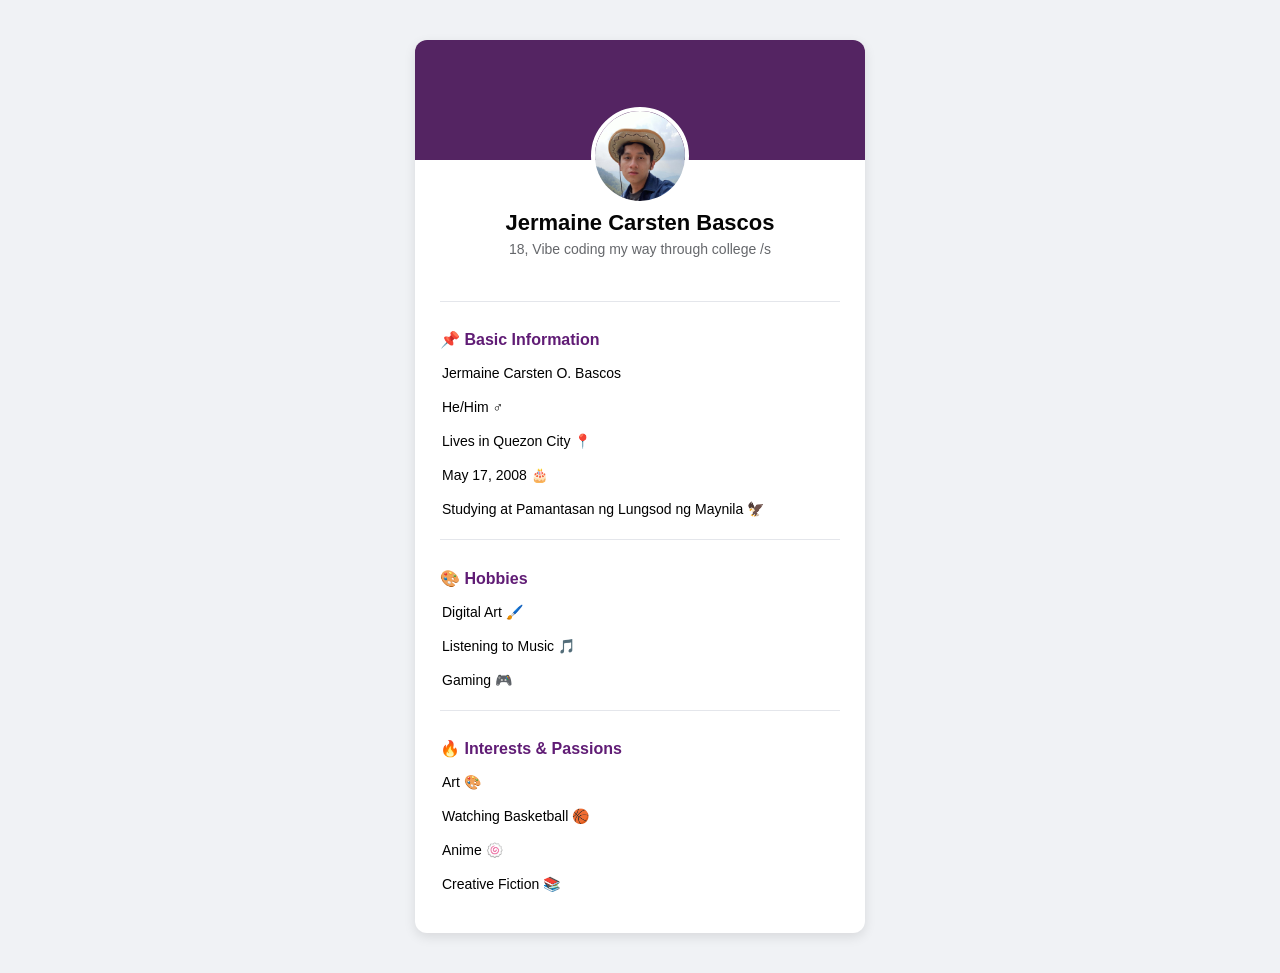
<file: Bascos/index.html>
<!DOCTYPE html>
<html lang="en">
<head>
 <meta charset="UTF-8">
 <title>My Facebook Profile</title>
 <link rel="stylesheet" href="style.css">
</head>

<body>
 <div class="profile-card">

 <div class="banner">
 <img src="[data-uri]" alt="Profile Picture" class="avatar">
 </div>

 <div class="profile-header">
 <h1>Jermaine Carsten Bascos</h1>
 <p class="bio"> 18, Vibe coding my way through college /s </p>
 </div>
 <!-- Details Section -->
 <div class="profile-content">

 <section class="section">
 <h2>📌 Basic Information</h2>
 <p> Jermaine Carsten O. Bascos</p>
 <p> He/Him ♂️</p>
 <p> Lives in Quezon City 📍</p>
 <p> May 17, 2008 🎂</p>
 <p> Studying at Pamantasan ng Lungsod ng Maynila 🦅</p>
 </section>

 <section class="section">
 <h2>🎨 Hobbies</h2>
 <p> Digital Art 🖌️ </p>
 <p> Listening to Music 🎵</p>
 <p> Gaming 🎮</p>
 </section>

 <section class="section">
 <h2>🔥 Interests & Passions</h2>
 <p> Art 🎨</p>
 <p> Watching Basketball 🏀 </p>   
 <p> Anime 🍥</p>
 <p> Creative Fiction 📚</p>
 </section>
 </div>
 </div>
</body>

</html>
</file>
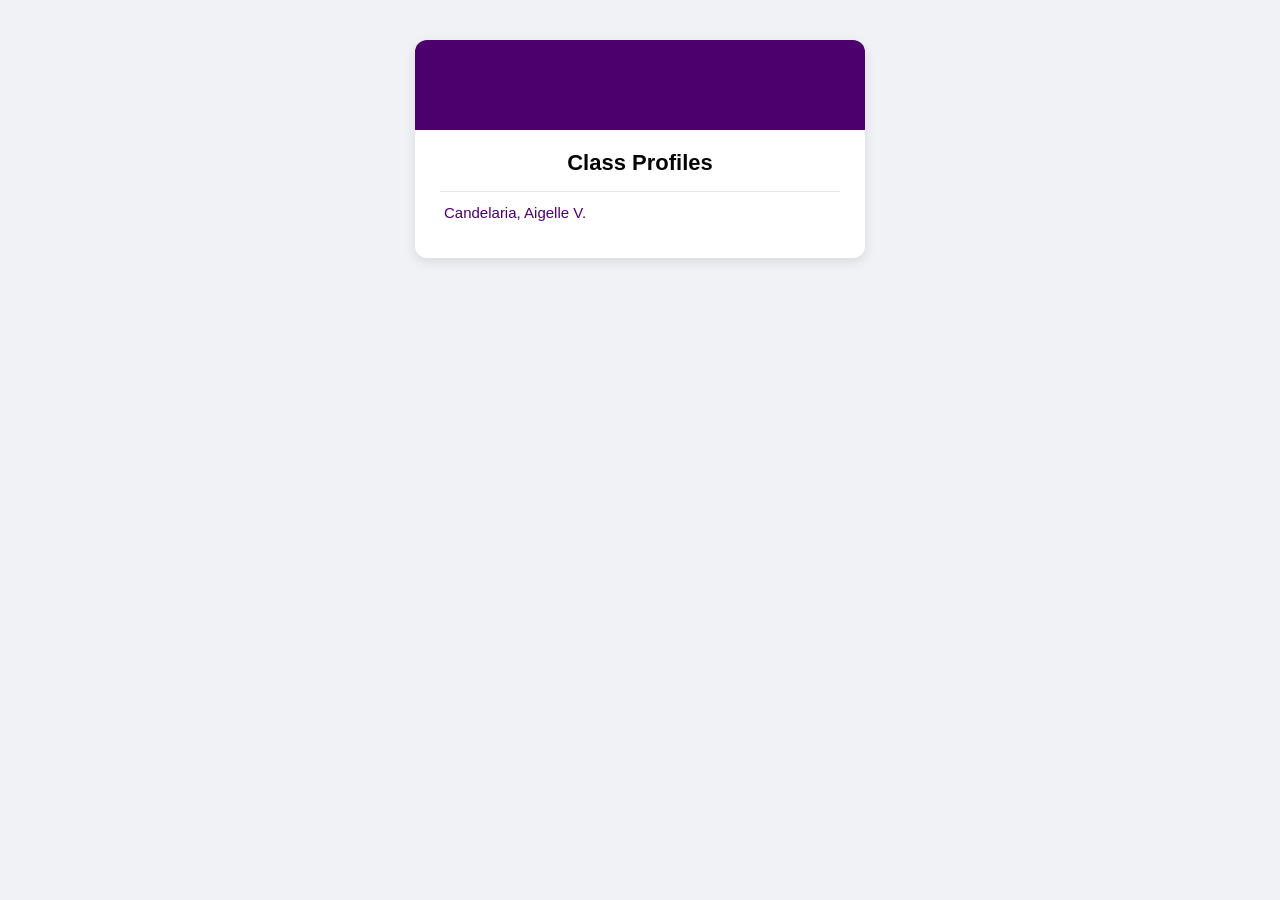
<file: Candelaria/index.html>
<!DOCTYPE html>
<html lang="en">
<head>
  <meta charset="UTF-8">
  <meta name="viewport" content="width=device-width, initial-scale=1">
  <title>Class Profiles</title>
  <link rel="stylesheet" href="style.css">
</head>
<body>
  <div class="profile-card">

    <div class="banner index-banner"></div>

    <div class="index-title">
      <h1>Class Profiles</h1>
    </div>

    <ul class="student-list">
      <li><a href="candelaria_aigelle.html">Candelaria, Aigelle V.</a></li>
    </ul>

  </div>
</body>
</html>
</file>
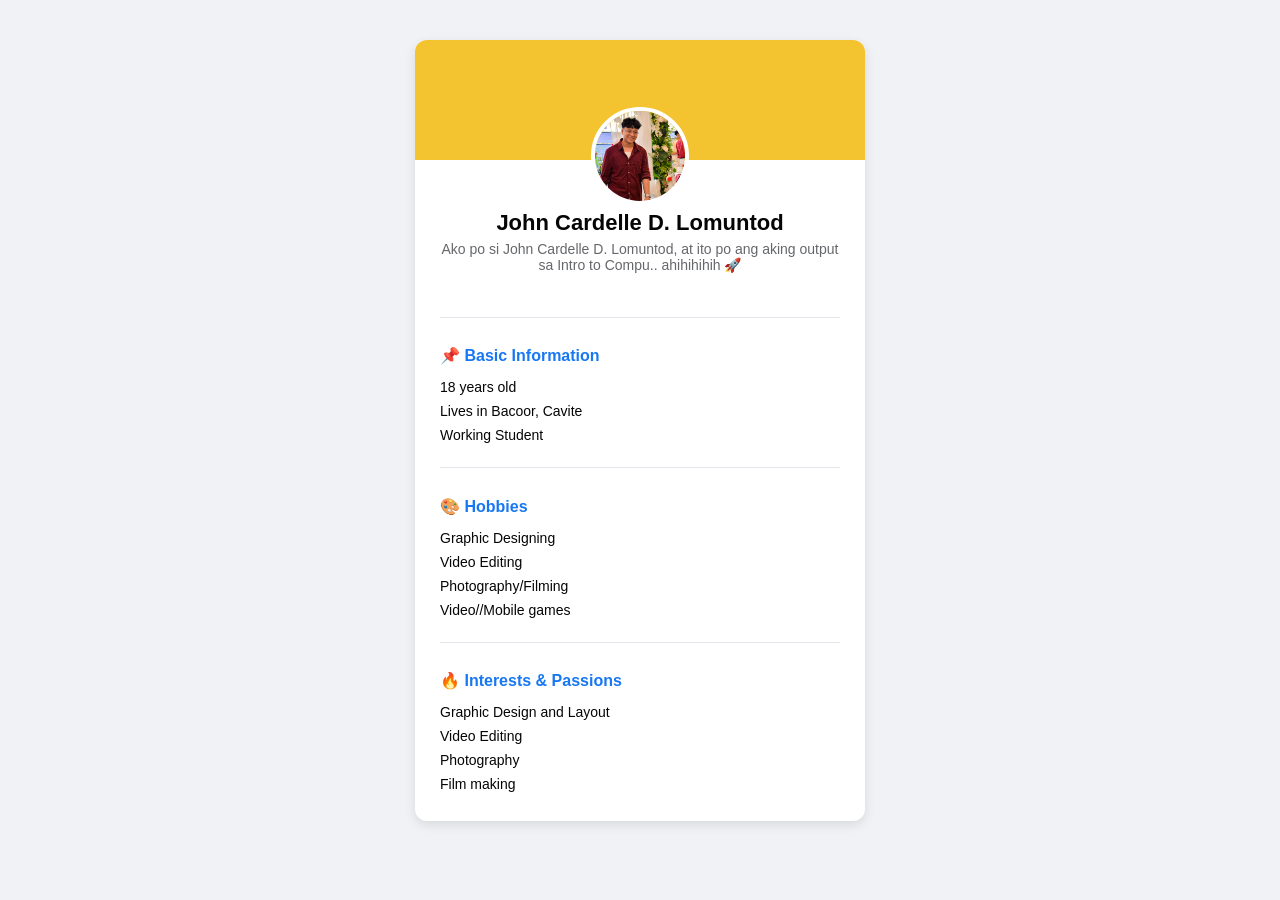
<file: Lomuntod/index.html>
<!DOCTYPE html>
<html lang="en">
<head>
 <meta charset="UTF-8">
 <title>My Facebook Profile</title>
 <link rel="stylesheet" href="style.css">
</head>
<body>
 <!-- Main Profile Card Container -->
 <div class="profile-card">

 <!-- Banner and Profile Picture -->
 <div class="banner">
 <img src="delle.jpg" alt="Profile Picture" class="avatar">
 </div>

 <!-- Header Section -->
 <div class="profile-header">
 <h1>John Cardelle D. Lomuntod</h1>
 <p class="bio">Ako po si John Cardelle D. Lomuntod, at ito po ang aking output sa Intro to Compu.. ahihihihih 🚀</p>
 </div>

 <!-- Details Section -->
 <div class="profile-content">

 <!-- Basic Information -->
 <section class="section">
 <h2>📌 Basic Information</h2>
 <ul>
    <li>18 years old</li>
    <li>Lives in Bacoor, Cavite</li>
    <li>Working Student</li>
 </ul>
 </section>

 <!-- Hobbies -->
  <section class="section">
 <h2>🎨 Hobbies</h2>
 <ul>
    <li>Graphic Designing</li>
    <li>Video Editing</li>
    <li>Photography/Filming</li>
    <li>Video//Mobile games</li>
 </ul>
 </section>

 <!-- Interests -->
 <section class="section">
 <h2>🔥 Interests & Passions</h2>
<ul>
    <li>Graphic Design and Layout</li>
    <li>Video Editing</li>
    <li>Photography</li>
    <li>Film making</li>
 </ul>
 </section>
 </div>
 
 </div>
</body>
</html>
</file>
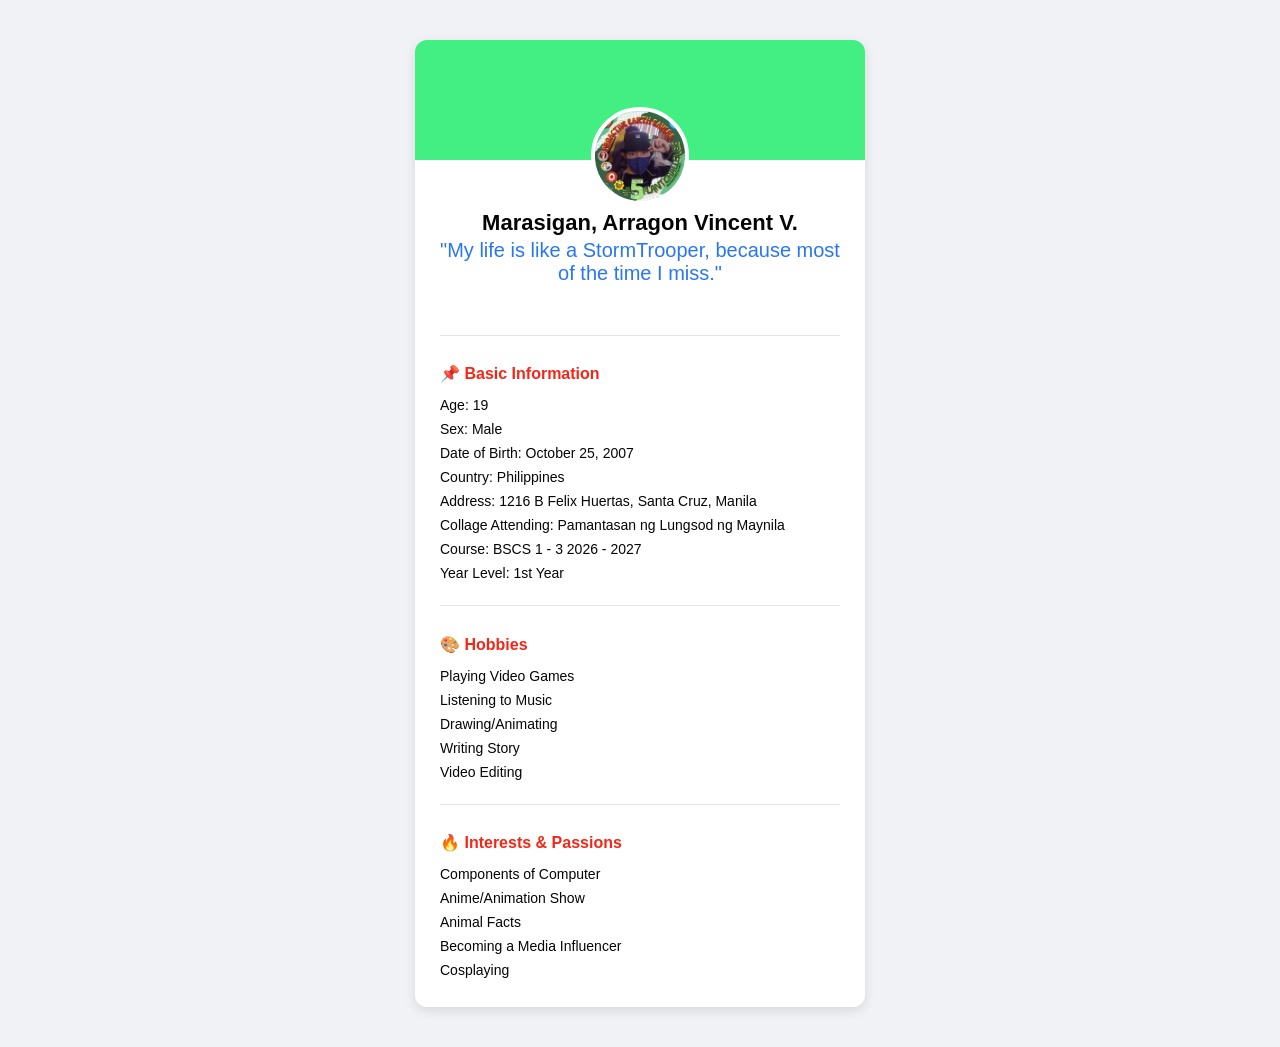
<file: Marasigan/Profile_Card/index.html>
<!DOCTYPE html>
<html lang="en">
<head>
 <meta charset="UTF-8">
 <title>My Facebook Profile</title>
 <link rel="stylesheet" href="style.css">
</head>

<body>

<!-- Main Profile Card Container -->
   <div class="profile-card">

 <!-- Banner and Profile Picture -->
   <div class="banner">
   <img src="Marasigan.png.jpg" alt="Profile Picture" class="avatar">
   </div>
 
<!-- Header Section -->
   <div class="profile-header">
   <h1>Marasigan, Arragon Vincent V.</h1>
   <p class="bio">"My life is like a StormTrooper, because most of the time I miss."</p>
   </div>
 <!-- Details Section -->
   <div class="profile-content">

 <!-- Basic Information -->
   <section class="section">
   <h2>📌 Basic Information</h2>
   <ul>
       <li>Age: 19</li>
       <li>Sex: Male</li>
       <li>Date of Birth: October 25, 2007</li>
       <li>Country: Philippines</li>
       <li>Address: 1216 B Felix Huertas, Santa Cruz, Manila</li>
       <li>Collage Attending: Pamantasan ng Lungsod ng Maynila</li>
       <li>Course: BSCS 1 - 3 2026 - 2027</li>
       <li>Year Level: 1st Year</li>
   </ul>
   </section>
 
<!-- Hobbies -->
   <section class="section">
   <h2>🎨 Hobbies</h2>
   <ul>
       <li>Playing Video Games</li>
       <li>Listening to Music</li>
       <li>Drawing/Animating</li>
       <li>Writing Story</li>
       <li>Video Editing</li>
   </ul>
   </section>
 
<!-- Interests -->
   <section class="section">
   <h2>🔥 Interests & Passions</h2>
   <ul>
       <li>Components of Computer</li>
       <li>Anime/Animation Show</li>
       <li>Animal Facts</li>
       <li>Becoming a Media Influencer</li>
       <li>Cosplaying</li>
   </ul>
   </section>
 </div>
 </div>
</body>
</html>
</file>
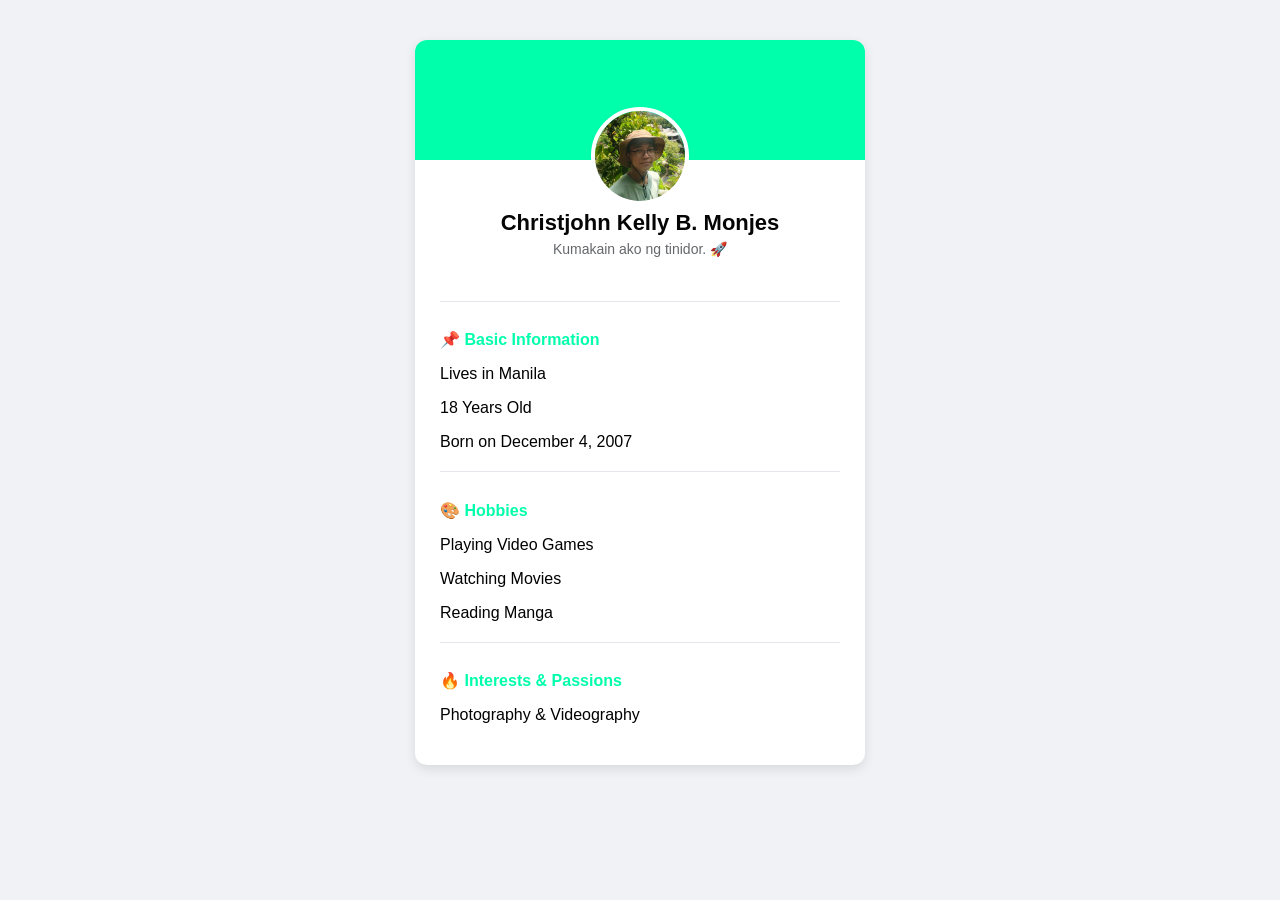
<file: Monjes/Profile_Card/index.html>
<!DOCTYPE html>
<html lang="en">
<head>
 <meta charset="UTF-8">
 <title>My Facebook Profile</title>
 <link rel="stylesheet" href="style.css">
</head>
<body>
 <!-- Main Profile Card Container -->
 <div class="profile-card">

 <!-- Banner and Profile Picture -->
 <div class="banner">
 <img src="pfp.jpeg" alt="Profile Picture" class="avatar">
 </div>
 <!-- Header Section -->
 <div class="profile-header">
 <h1>Christjohn Kelly B. Monjes</h1>
 <p class="bio">Kumakain ako ng tinidor. 🚀</p>
 </div>
 <!-- Details Section -->
 <div class="profile-content">

 <!-- Basic Information -->
 <section class="section">
 <h2>📌 Basic Information</h2>
 <!—add codes here -->
 <p> Lives in Manila </p> 
 <p> 18 Years Old </p> 
 <p> Born on December 4, 2007 </p>
 </section>
 <!-- Hobbies -->
 <section class="section">
 <h2>🎨 Hobbies</h2>
 <!—add codes here -->
 <p> Playing Video Games </p> 
 <p> Watching Movies </p> 
 <p> Reading Manga </p>
 </section>
 <!-- Interests -->
 <section class="section">
 <h2>🔥 Interests & Passions</h2>
 <!—add codes here -->
 <p> Photography & Videography </p> 
 
 </section>
 </div>
 </div>
</body>
</html>
</file>
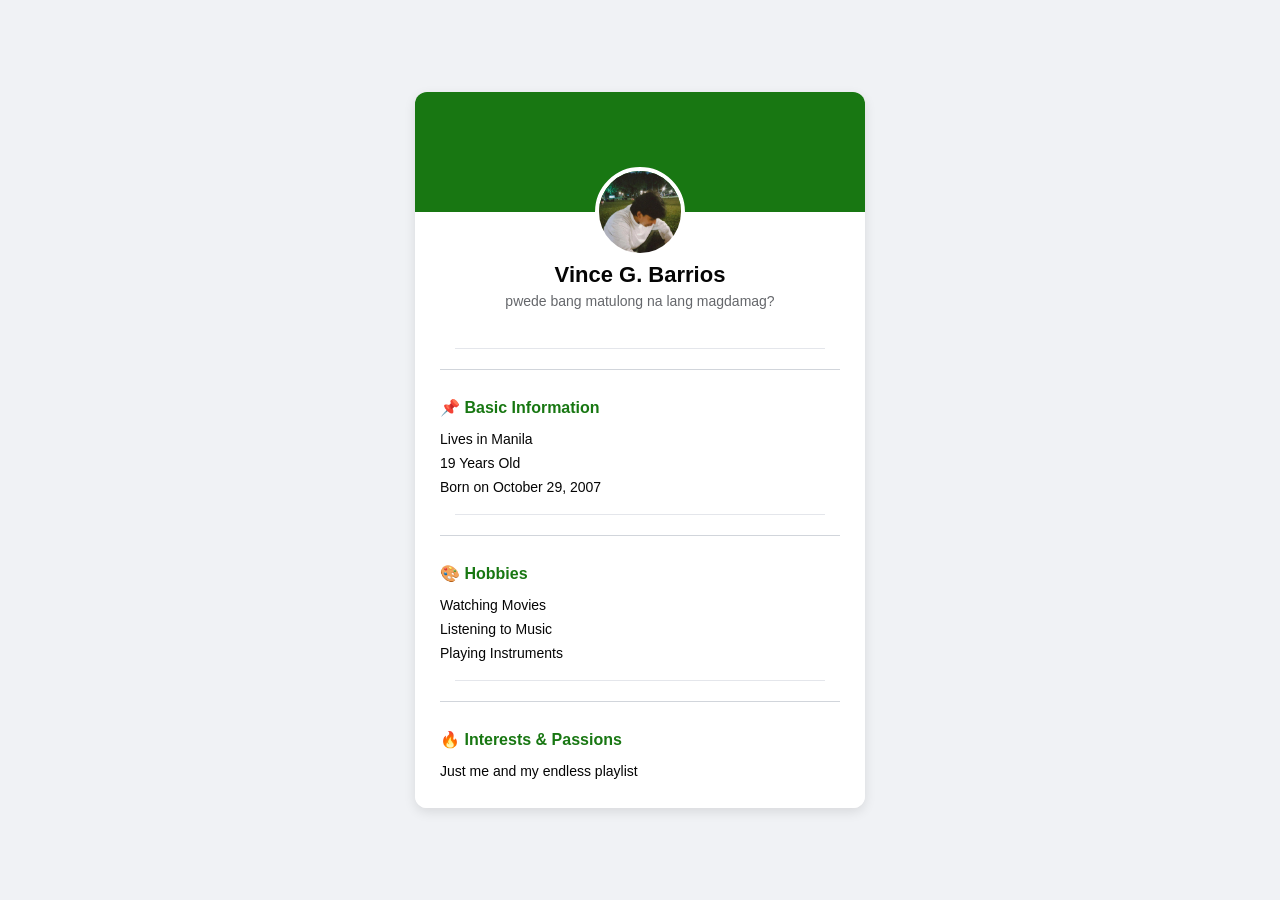
<file: Barrios/intro.html>
<!DOCTYPE html>
<html lang="en">
<head>
    <meta charset="UTF-8">
    <meta name="viewport" content="width=device-width, initial-scale=1.0">
    <title>Vince G. Barrios | Profile</title>
    <link rel="stylesheet" href="intro.css">
</head>

<body>

    <main class="profile-card">

        <div class="banner">
            <img
                src="intro.jpg"
                alt="Vince G. Barrios"
                class="avatar"
            >
        </div>

        <header class="profile-header">
            <h1>Vince G. Barrios</h1>
            <p class="bio">pwede bang matulong na lang magdamag?</p>
        </header>

        <div class="profile-content">

            <hr>

            <section class="section">
                <h2>📌 Basic Information</h2>
                <ul>
                    <li>Lives in Manila</li>
                    <li>19 Years Old</li>
                    <li>Born on October 29, 2007</li>
                </ul>
            </section>

            <hr>

            <section class="section">
                <h2>🎨 Hobbies</h2>
                <ul>
                    <li>Watching Movies</li>
                    <li>Listening to Music</li>
                    <li>Playing Instruments</li>
                </ul>
            </section>

            <hr>

            <section class="section">
                <h2>🔥 Interests &amp; Passions</h2>
                <ul>
                    <li>Just me and my endless playlist</li>
                </ul>
            </section>

        </div>

    </main>

</body>
</html>
</file>
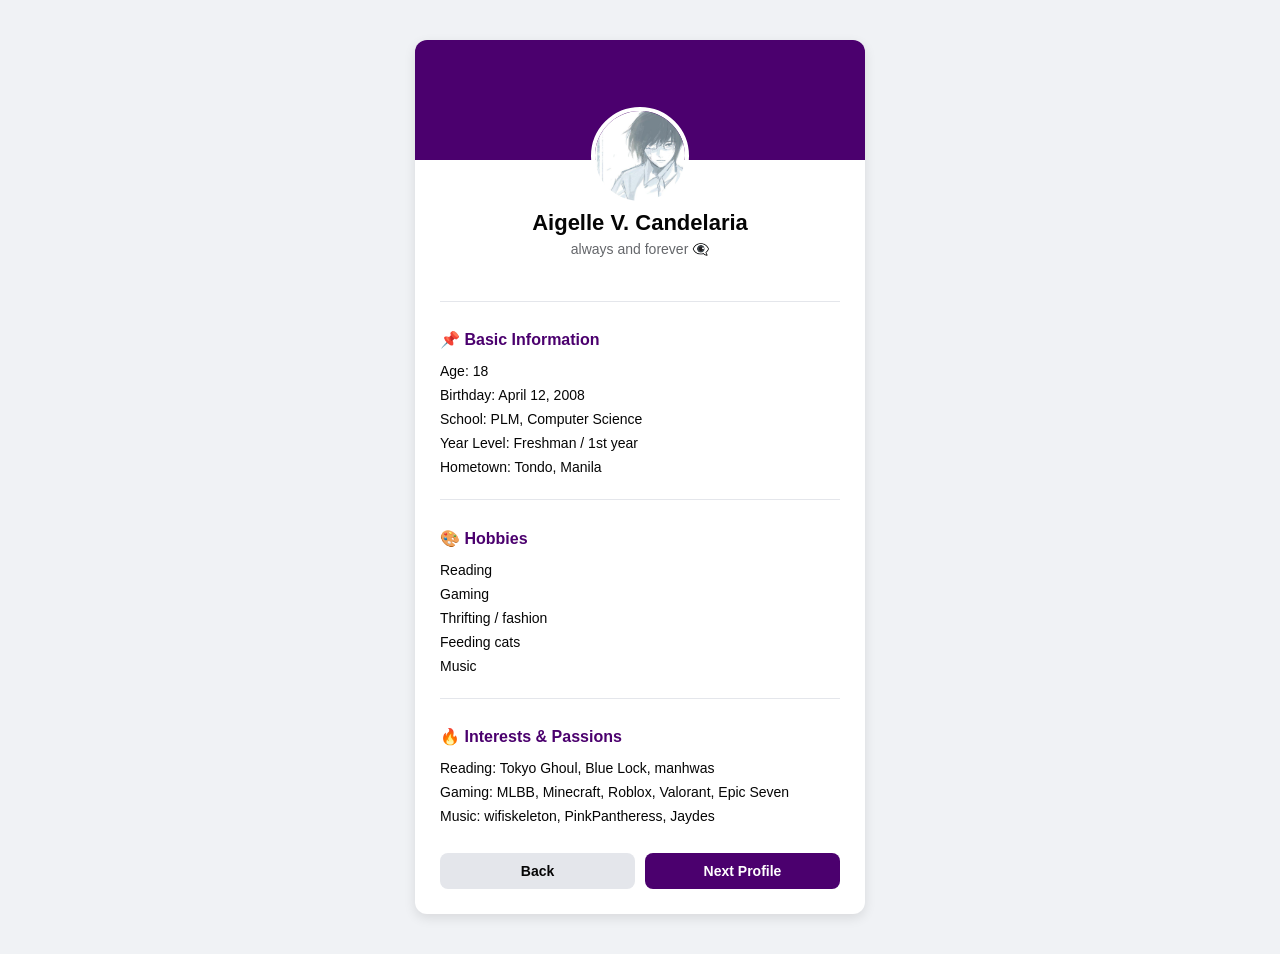
<file: Candelaria/candelaria_aigelle.html>
<!DOCTYPE html>
<html lang="en">
<head>
  <meta charset="UTF-8">
  <meta name="viewport" content="width=device-width, initial-scale=1">
  <title>My Facebook Profile</title>
  <link rel="stylesheet" href="style.css">
</head>
<body>

  <div class="profile-card">


    <div class="banner">
      <img src="candelaria_aigelle.jpg" alt="Profile Picture" class="avatar">
    </div>


    <div class="profile-header">
      <h1>Aigelle V. Candelaria</h1>
      <p class="bio">always and forever 👁️‍🗨️</p>
    </div>


    <div class="profile-content">

      <section class="section">
        <h2>📌 Basic Information</h2>
        <ul>
          <li>Age: 18</li>
          <li>Birthday: April 12, 2008</li>
          <li>School: PLM, Computer Science</li>
          <li>Year Level: Freshman / 1st year</li>
          <li>Hometown: Tondo, Manila</li>
        </ul>
      </section>


      <section class="section">
        <h2>🎨 Hobbies</h2>
        <ul>
          <li>Reading</li>
          <li>Gaming</li>
          <li>Thrifting / fashion</li>
          <li>Feeding cats</li>
          <li>Music</li>
        </ul>
      </section>


      <section class="section">
        <h2>🔥 Interests &amp; Passions</h2>
        <ul>
          <li>Reading: Tokyo Ghoul, Blue Lock, manhwas</li>
          <li>Gaming: MLBB, Minecraft, Roblox, Valorant, Epic Seven</li>
          <li>Music: wifiskeleton, PinkPantheress, Jaydes</li>
        </ul>
      </section>

    </div>


    <div class="nav-buttons">
      <a class="btn secondary" href="index.html">Back</a>
      <!-- Next Profile: points to the next student alphabetically by surname.
           Right now this is the only profile, so it loops to itself. -->
      <a class="btn" href="candelaria_aigelle.html">Next Profile</a>
    </div>

  </div>
</body>
</html>
</file>
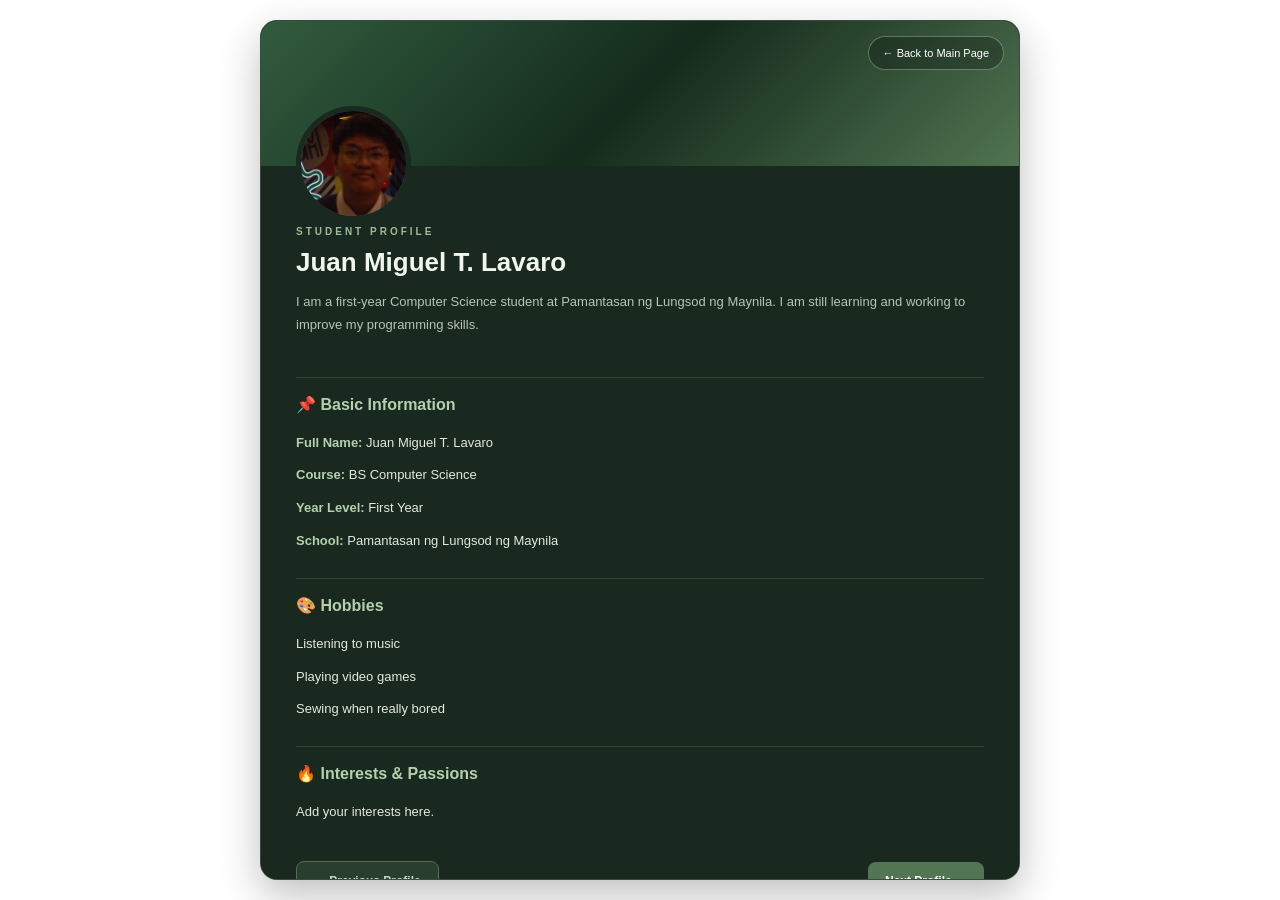
<file: Lavaro/profile.html>
<!DOCTYPE html>
<html lang="en">

<head>
    <meta charset="UTF-8">
    <meta name="viewport" content="width=device-width, initial-scale=1.0">
    <title>Juan Miguel Lavaro | Profile</title>
    <link rel="stylesheet" href="style.css">
</head>

<body>

    <main class="profile-card">

        <div class="banner">

            <a href="../#!"
               target="_top"
               class="back-button">
                ← Back to Main Page
            </a>

            <img
                src="Juan(2).jpg"
                alt="Juan Miguel Lavaro"
                class="avatar"
            >

        </div>

        <header class="profile-header">

            <p class="profile-label">STUDENT PROFILE</p>

            <h1>Juan Miguel T. Lavaro</h1>

            <p class="bio">
                I am a first-year Computer Science student at
                Pamantasan ng Lungsod ng Maynila. I am still learning
                and working to improve my programming skills.
            </p>

        </header>

        <div class="profile-content">

            <!-- BASIC INFORMATION -->
            <section class="section">

                <h2>📌 Basic Information</h2>

                <ul>

                    <li>
                        <strong>Full Name:</strong>
                        Juan Miguel T. Lavaro
                    </li>

                    <li>
                        <strong>Course:</strong>
                        BS Computer Science
                    </li>

                    <li>
                        <strong>Year Level:</strong>
                        First Year
                    </li>

                    <li>
                        <strong>School:</strong>
                        Pamantasan ng Lungsod ng Maynila
                    </li>

                </ul>

            </section>

            <!-- HOBBIES -->
            <section class="section">

                <h2>🎨 Hobbies</h2>

                <ul>
                    <li>Listening to music</li>
                    <li>Playing video games</li>
                    <li>Sewing when really bored</li>
                </ul>

            </section>

            <!-- INTERESTS -->
            <section class="section">

                <h2>🔥 Interests & Passions</h2>

                <ul>
                    <li>Add your interests here.</li>
                </ul>

            </section>

            <!-- PREVIOUS AND NEXT PROFILE -->
            <nav class="profile-navigation">

                <a
                    href="../#profile-igay"
                    target="_top"
                    class="previous-button"
                >
                    ← Previous Profile
                </a>

                <a
                    href="../#profile-lomuntod"
                    target="_top"
                    class="next-button"
                >
                    Next Profile →
                </a>

            </nav>

            <p class="profile-position">
                STUDENT 20 OF 32
            </p>

        </div>

    </main>

</body>
</html>
</file>
<file: Bascos/style.css>
/* Page Background */
body {
 font-family: Arial, sans-serif;
 background-color: #f0f2f5; /* Facebook-style light gray */
 margin: 0;
 padding: 40px 20px;
 display: flex;
 justify-content: center;
}
/* Profile Card Box */
.profile-card {
 width: 100%;
 max-width: 450px;
 background-color: #ffffff;
 border-radius: 12px;
 box-shadow: 0 4px 12px rgba(0, 0, 0, 0.1);
 overflow: hidden;
}
/* Top Banner Header */
.banner {
 height: 120px;
 background-color: #542462; 
 position: relative;
 margin-bottom: 50px;
}
/* Profile Avatar Circle */
.avatar {
 width: 90px;
 height: 90px;
 border-radius: 50%;
 border: 4px solid #ffffff;
 position: absolute;
 bottom: -45px;
 left: 50%;
 transform: translateX(-50%);
 object-fit: cover;
}
/* Profile Name & Bio Header */
.profile-header {
 text-align: center;
 padding: 0 20px 10px;
}
.profile-header h1 {
 margin: 5px 0 0;
 font-size: 22px;
 color: #050505;
}
.bio {
 color: #65676b;
 font-size: 14px;
 margin-top: 5px;
}
/* Content Sections */
.profile-content {
 padding: 0 25px 25px;
}
.section {
 margin-top: 20px;
 border-top: 1px solid #e4e6eb;
 padding-top: 15px;
}
.section h2 {
 font-size: 16px;
 color: #601c75;
 margin-bottom: 10px;
}
.section ul {
 list-style-type: none;
 padding-left: 0;
 margin: 0;
}
.section li {
 font-size: 14px;
 color: #050505;
 padding: 4px 0;
}
.section p {
 font-size: 14px;
 color: #000000;
 padding: 2px;
}
</file>
<file: Candelaria/style.css>
body {
  font-family: Arial, sans-serif;
  background-color: #f0f2f5; /* Facebook-style light gray */
  margin: 0;
  padding: 40px 20px;
  display: flex;
  justify-content: center;
}


.profile-card {
  width: 100%;
  max-width: 450px;
  background-color: #ffffff;
  border-radius: 12px;
  box-shadow: 0 4px 12px rgba(0, 0, 0, 0.1);
  overflow: hidden;
}

.banner {
  height: 120px;
  background-color: #4B006E; /* Royal Purple (Task 4) */
  position: relative;
  margin-bottom: 50px;
}


.avatar {
  width: 90px;
  height: 90px;
  border-radius: 50%;
  border: 4px solid #ffffff;
  position: absolute;
  bottom: -45px;
  left: 50%;
  transform: translateX(-50%);
  object-fit: cover;
  object-position: 50% 35%; /* keeps the face centered in the circle */
}


.profile-header {
  text-align: center;
  padding: 0 20px 10px;
}

.profile-header h1 {
  margin: 5px 0 0;
  font-size: 22px;
  color: #050505;
}

.bio {
  color: #65676b;
  font-size: 14px;
  margin-top: 5px;
}


.profile-content {
  padding: 0 25px 25px;
}

.section {
  margin-top: 20px;
  border-top: 1px solid #e4e6eb;
  padding-top: 15px;
}

.section h2 {
  font-size: 16px;
  color: #4B006E; /* Royal Purple (Task 4) */
  margin-bottom: 10px;
}

.section ul {
  list-style-type: none;
  padding-left: 0;
  margin: 0;
}

.section li {
  font-size: 14px;
  color: #050505;
  padding: 4px 0;
}


.nav-buttons {
  display: flex;
  justify-content: space-between;
  gap: 10px;
  padding: 0 25px 25px;
}

.btn {
  display: inline-block;
  flex: 1;
  text-align: center;
  text-decoration: none;
  font-size: 14px;
  font-weight: bold;
  padding: 10px 14px;
  border-radius: 8px;
  background-color: #4B006E;
  color: #ffffff;
}

.btn:hover,
.btn:focus-visible {
  background-color: #35004e;
}

.btn.secondary {
  background-color: #e4e6eb;
  color: #050505;
}

.btn.secondary:hover,
.btn.secondary:focus-visible {
  background-color: #d8dadf;
}


.index-banner {
  height: 90px;
  margin-bottom: 0;
}

.index-title {
  text-align: center;
  padding: 20px 20px 5px;
}

.index-title h1 {
  margin: 0;
  font-size: 22px;
  color: #050505;
}

.student-list {
  list-style-type: none;
  margin: 0;
  padding: 10px 25px 25px;
}

.student-list li {
  border-top: 1px solid #e4e6eb;
}

.student-list a {
  display: block;
  padding: 12px 4px;
  font-size: 15px;
  color: #4B006E;
  text-decoration: none;
}

.student-list a:hover,
.student-list a:focus-visible {
  background-color: #f0f2f5;
}
</file>
<file: Lomuntod/style.css>
/* Page Background */
body {
 font-family: Arial, sans-serif;
 background-color: #f0f2f5; /* Facebook-style light gray */
 margin: 0;
 padding: 40px 20px;
 display: flex;
 justify-content: center;
}
/* Profile Card Box */
.profile-card {
 width: 100%;
 max-width: 450px;
 background-color: #ffffff;
 border-radius: 12px;
 box-shadow: 0 4px 12px rgba(0, 0, 0, 0.1);
 overflow: hidden;
}
/* Top Banner Header */
.banner {
 height: 120px;
 background-color: #F4C430; /* Facebook Blue */
 position: relative;
 margin-bottom: 50px;
}
/* Profile Avatar Circle */
.avatar {
 width: 90px;
 height: 90px;
 border-radius: 50%;
 border: 4px solid #ffffff;
 position: absolute;
 bottom: -45px;
 left: 50%;
 transform: translateX(-50%);
 object-fit: cover;
}
/* Profile Name & Bio Header */
.profile-header {
 text-align: center;
 padding: 0 20px 10px;
}
.profile-header h1 {
 margin: 5px 0 0;
 font-size: 22px;
 color: #050505;
}
.bio {
 color: #65676b;
 font-size: 14px;
 margin-top: 5px;
}
/* Content Sections */
.profile-content {
 padding: 0 25px 25px;
}
.section {
 margin-top: 20px;
 border-top: 1px solid #e4e6eb;
 padding-top: 15px;
}
.section h2 {
 font-size: 16px;
 color: #1877f2;
 margin-bottom: 10px;
}
.section ul {
 list-style-type: none;
 padding-left: 0;
 margin: 0;
}
.section li {
 font-size: 14px;
 color: #050505;
 padding: 4px 0;
}
</file>
<file: Marasigan/Profile_Card/style.css>
/* Page Background */
body {
 font-family: Arial, sans-serif;
 background-color: #f0f2f5; /* Facebook-style light gray */
 margin: 0;
 padding: 40px 20px;
 display: flex;
 justify-content: center;
}
/* Profile Card Box */
.profile-card {
 width: 100%;
 max-width: 450px;
 background-color: #ffffff;
 border-radius: 12px;
 box-shadow: 0 4px 12px rgba(0, 0, 0, 0.1);
 overflow: hidden;
}
/* Top Banner Header */
.banner {
 height: 120px;
 background-color: #43ef82; /* Facebook Green */
 position: relative;
 margin-bottom: 50px;
}
/* Profile Avatar Circle */
.avatar {
 width: 90px;
 height: 90px;
 border-radius: 50%;
 border: 4px solid #ffffff;
 position: absolute;
 bottom: -45px;
 left: 50%;
 transform: translateX(-50%);
 object-fit: cover;
}
/* Profile Name & Bio Header */
.profile-header {
 text-align: center;
 padding: 0 20px 10px;
}
.profile-header h1 {
 margin: 5px 0 0;
 font-size: 22px;
 color: #050505;
}
.bio {
 color: #2876f4;
 font-size: 20px;
 margin-top: 3px;
}
/* Content Sections */
.profile-content {
 padding: 0 25px 25px;
}
.section {
 margin-top: 20px;
 border-top: 1px solid #e4e6eb;
 padding-top: 15px;
}
.section h2 {
 font-size: 16px;
 color: #f42617;
 margin-bottom: 10px;
}
.section ul {
 list-style-type: none;
 padding-left: 0;
 margin: 0;
}
.section li {
 font-size: 14px;
 color: #050505;
 padding: 4px 0;
}
</file>
<file: Monjes/Profile_Card/style.css>
/* Page Background */
body {
 font-family: Arial, sans-serif;
 background-color: #f0f2f5; /* Facebook-style light gray */
 margin: 0;
 padding: 40px 20px;
 display: flex;
 justify-content: center;
}
/* Profile Card Box */
.profile-card {
 width: 100%;
 max-width: 450px;
 background-color: #ffffff;
 border-radius: 12px;
 box-shadow: 0 4px 12px rgba(0, 0, 0, 0.1);
 overflow: hidden;
}
/* Top Banner Header */
.banner {
 height: 120px;
 background-color: #00FFAB; /* Green */
 position: relative;
 margin-bottom: 50px;
}
/* Profile Avatar Circle */
.avatar {
 width: 90px;
 height: 90px;
 border-radius: 50%;
 border: 4px solid #ffffff;
 position: absolute;
 bottom: -45px;
 left: 50%;
 transform: translateX(-50%);
 object-fit: cover;
}
/* Profile Name & Bio Header */
.profile-header {
 text-align: center;
 padding: 0 20px 10px;
}
.profile-header h1 {
 margin: 5px 0 0;
 font-size: 22px;
 color: #050505;
}
.bio {
 color: #65676b;
 font-size: 14px;
 margin-top: 5px;
}
/* Content Sections */
.profile-content {
 padding: 0 25px 25px;
}
.section {
 margin-top: 20px;
 border-top: 1px solid #e4e6eb;
 padding-top: 15px;
}
.section h2 {
 font-size: 16px;
 color: #00FFAB;
 margin-bottom: 10px;
}
.section ul {
 list-style-type: none;
 padding-left: 0;
 margin: 0;
}
.section li {
 font-size: 14px;
 color: #050505;
 padding: 4px 0;
}
</file>
<file: Barrios/intro.css>
/* PAGE BACKGROUND */
* {
    box-sizing: border-box;
}

body {
    font-family: Arial, sans-serif;
    background-color: #f0f2f5;
    margin: 0;
    padding: 40px 20px;
    display: flex;
    justify-content: center;
    align-items: center;
    min-height: 100vh;
}

/* PROFILE CARD BOX */
.profile-card {
    width: 100%;
    max-width: 450px;
    background-color: #ffffff;
    border-radius: 12px;
    box-shadow: 0 4px 12px rgba(0, 0, 0, 0.1);
    overflow: hidden;
}

/* TOP BANNER HEADER */
.banner {
    height: 120px;
    background-color: #187712;
    position: relative;
    margin-bottom: 50px;
}

/* PROFILE AVATAR CIRCLE */
.avatar {
    width: 90px;
    height: 90px;
    border-radius: 50%;
    border: 4px solid #ffffff;
    position: absolute;
    bottom: -45px;
    left: 50%;
    transform: translateX(-50%);
    object-fit: cover;
}

/* PROFILE NAME AND BIO */
.profile-header {
    text-align: center;
    padding: 0 20px 10px;
}

.profile-header h1 {
    margin: 5px 0 0;
    font-size: 22px;
    color: #050505;
}

.bio {
    color: #65676b;
    font-size: 14px;
    margin-top: 5px;
}

/* PROFILE CONTENT */
.profile-content {
    background-color: #ffffff;
    padding: 0 25px 25px;
}

/* CONTENT SECTIONS */
.section {
    margin-top: 20px;
    border-top: 1px solid #d1d5db;
    padding-top: 15px;
    width: 100%;
}

.section h2 {
    font-size: 16px;
    color: #187712;
    margin-bottom: 10px;
}

.section ul {
    list-style-type: none;
    padding-left: 0;
    margin: 0;
}

.section li {
    font-size: 14px;
    color: #050505;
    padding: 4px 0;
}

/* DIVIDERS */
hr {
    border: none;
    border-top: 1px solid #e4e6eb;
    margin: 15px;
}

/* MOBILE RESPONSIVE */
@media (max-width: 500px) {
    body {
        padding: 20px 12px;
    }

    .profile-content {
        padding: 0 18px 22px;
    }
}
</file>
<file: Lavaro/style.css>
* {
    margin: 0;
    padding: 0;
    box-sizing: border-box;
}

html {
    width: 100%;
    min-width: 0;
    min-height: 100%;
}

body {
    width: 100%;
    min-width: 0;
    min-height: 100vh;

    font-family: Arial, sans-serif;
    padding: 20px;

    color: #f1f5ee;
    background: transparent;

    display: flex;
    justify-content: center;
    align-items: center;

    overflow-x: hidden;
}


/* =========================
   PROFILE CARD
========================= */

.profile-card {
    width: 100%;
    max-width: 760px;

    min-width: 0;

    max-height: calc(100vh - 40px);

    margin: auto;

    background: #19291f;
    border: 1px solid rgba(181, 208, 175, 0.2);

    border-radius: 17px;
    overflow-x: hidden;
    overflow-y: auto;

    box-shadow: 0 15px 40px rgba(0, 0, 0, 0.25);
}


/* =========================
   BANNER
========================= */

.banner {
    min-height: 145px;

    background: linear-gradient(
        135deg,
        #315c3e,
        #142b1c,
        #507451
    );

    position: relative;
    margin-bottom: 60px;
}


/* BACK BUTTON */

.back-button {
    position: absolute;
    top: 15px;
    right: 15px;

    padding: 10px 14px;

    color: white;
    background: rgba(0, 0, 0, 0.25);

    border: 1px solid rgba(255, 255, 255, 0.3);
    border-radius: 20px;

    font-size: 11px;
    text-decoration: none;

    transition: 0.2s;
}

.back-button:hover {
    background: #789b78;
    color: #132018;
}


/* =========================
   PROFILE AVATAR
========================= */

.avatar {
    width: 115px;
    height: 115px;

    position: absolute;
    bottom: -55px;
    left: 35px;

    max-width: calc(100% - 70px);

    object-fit: cover;
    object-position: center;

    border-radius: 50%;
    border: 5px solid #19291f;

    background: #405b45;
}


/* =========================
   PROFILE HEADER
========================= */

.profile-header {
    padding: 0 35px 20px;
    overflow-wrap: anywhere;
}

.profile-label {
    color: #9dbb98;

    font-size: 10px;
    font-weight: bold;
    letter-spacing: 3px;

    margin-bottom: 9px;
}

.profile-header h1 {
    color: #f1f5ee;
    font-size: 26px;
    line-height: 1.3;
    margin-bottom: 10px;
}

.bio {
    color: #b7c4b6;
    font-size: 13px;
    line-height: 1.8;
    overflow-wrap: anywhere;
}


/* =========================
   PROFILE CONTENT
========================= */

.profile-content {
    padding: 0 35px 30px;
    min-width: 0;
    overflow-wrap: anywhere;
}

.section {
    margin-top: 20px;

    border-top: 1px solid rgba(181, 208, 175, 0.16);
    padding-top: 17px;
}

.section h2 {
    color: #b5d0af;
    font-size: 16px;
    margin-bottom: 13px;
}

.section ul {
    list-style: none;
    padding: 0;
}

.section li {
    color: #e2e9df;
    font-size: 13px;

    padding: 6px 0;
    line-height: 1.6;

    overflow-wrap: anywhere;
}

.section strong {
    color: #b5d0af;
}


/* =========================
   PROFILE NAVIGATION
========================= */

.profile-navigation {
    display: flex;
    justify-content: space-between;
    align-items: center;

    flex-wrap: wrap;
    gap: 12px;

    margin-top: 32px;
}

.previous-button,
.next-button {
    display: inline-block;

    padding: 12px 17px;

    border-radius: 8px;

    text-align: center;
    text-decoration: none;

    font-size: 12px;
    font-weight: bold;

    transition: 0.2s;
}

.previous-button {
    color: #c8d8c3;
    background: #293e2e;
    border: 1px solid #526e55;
}

.next-button {
    color: white;
    background: #527653;
}

.previous-button:hover,
.next-button:hover {
    background: #739974;
    color: white;
}

.profile-position {
    color: #829584;
    font-size: 10px;
    letter-spacing: 2px;

    text-align: center;
    margin-top: 20px;
}


/* =========================
   SIZE SAFEGUARDS
========================= */

/* Prevent oversized pictures */

img {
    max-width: 100%;
}

/* Prevent long words from breaking the layout */

p,
h1,
h2,
h3,
li {
    overflow-wrap: anywhere;
}

/* Keep the profile within the available
   iframe viewport */

.profile-card {
    max-height: calc(100vh - 40px);
}

/* If the screen is short, the profile
   card scrolls internally */

@media (max-height: 600px) {

    .profile-card {
        max-height: calc(100vh - 20px);
    }

    body {
        padding-top: 10px;
        padding-bottom: 10px;
    }

}


/* =========================
   RESPONSIVE
========================= */

@media (max-width: 550px) {

    body {
        padding: 10px;
    }

    .profile-card {
        max-height: calc(100vh - 20px);
    }

    .profile-header {
        padding-left: 20px;
        padding-right: 20px;
    }

    .profile-content {
        padding-left: 20px;
        padding-right: 20px;
    }

    .profile-header h1 {
        font-size: 22px;
    }

    .avatar {
        left: 50%;
        transform: translateX(-50%);
    }

    .profile-navigation {
        flex-direction: column;
        align-items: stretch;
    }

    .previous-button,
    .next-button {
        width: 100%;
    }

}
</file>
